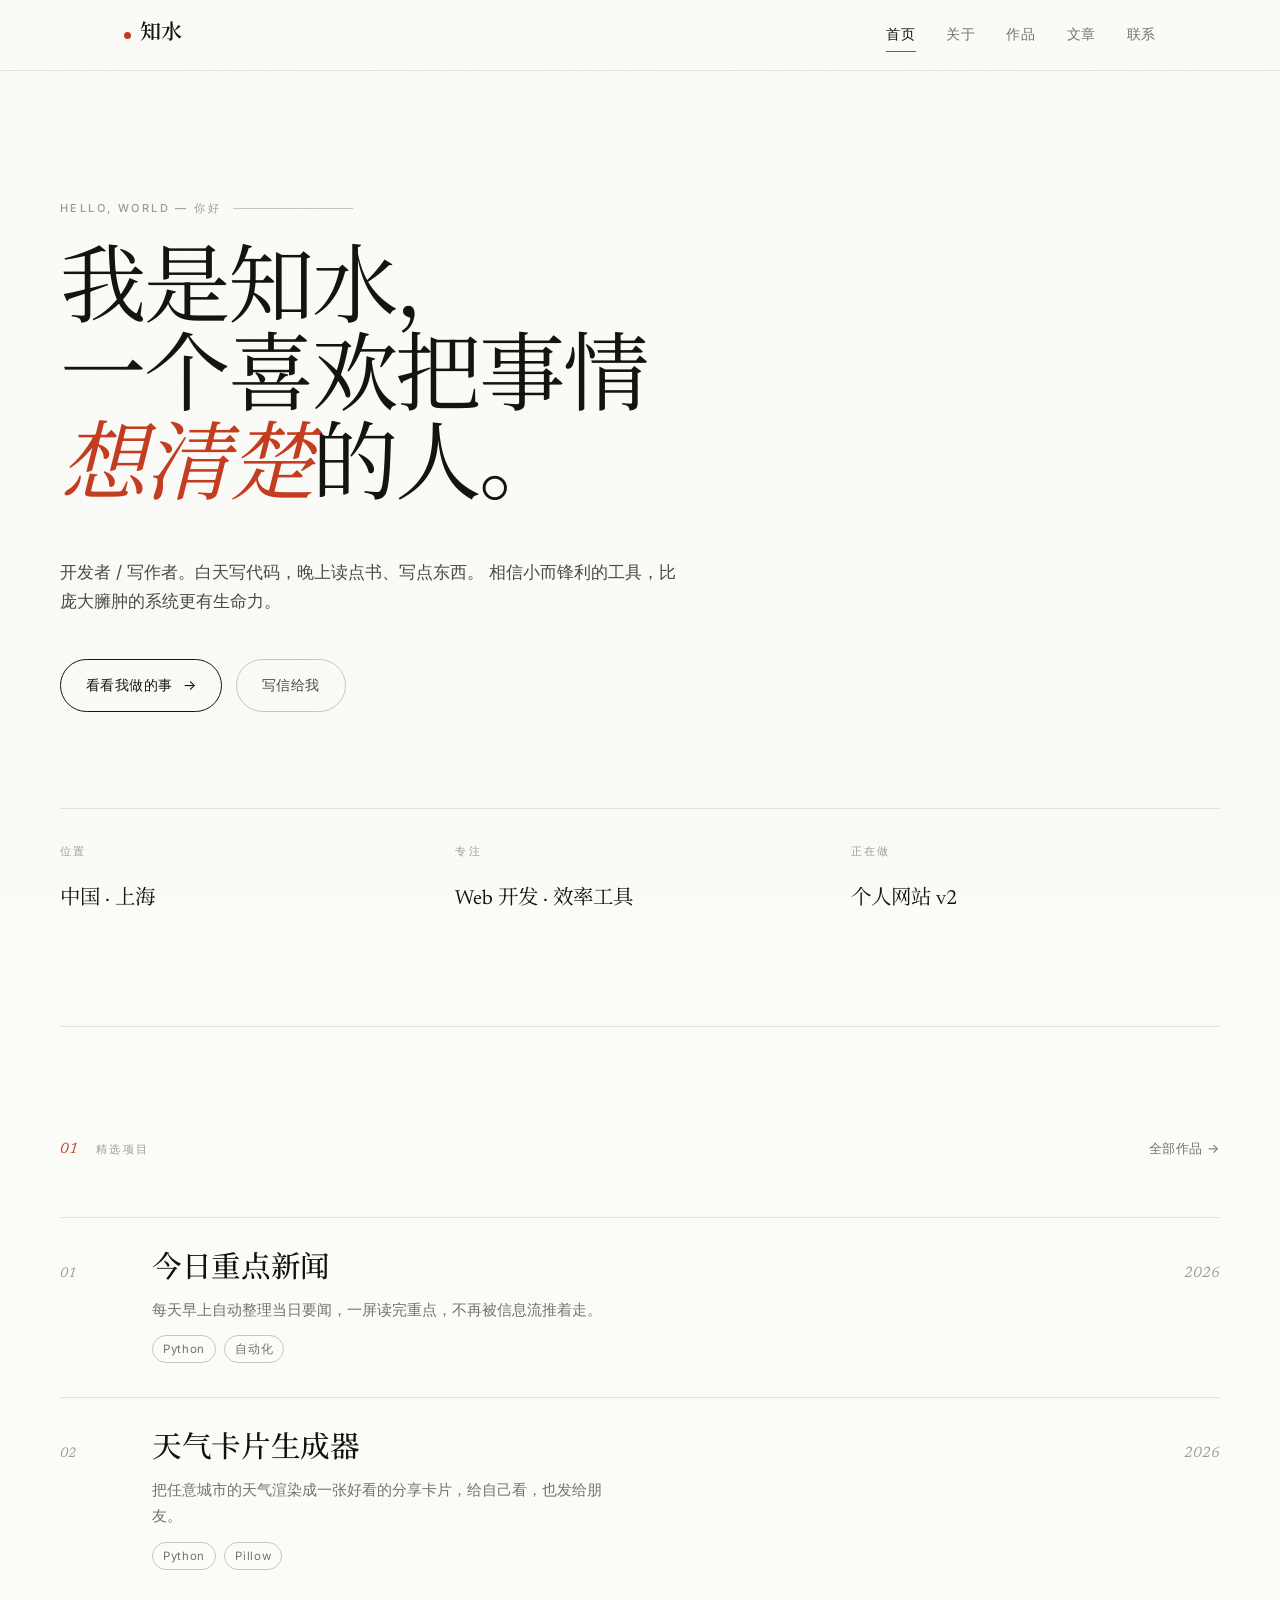
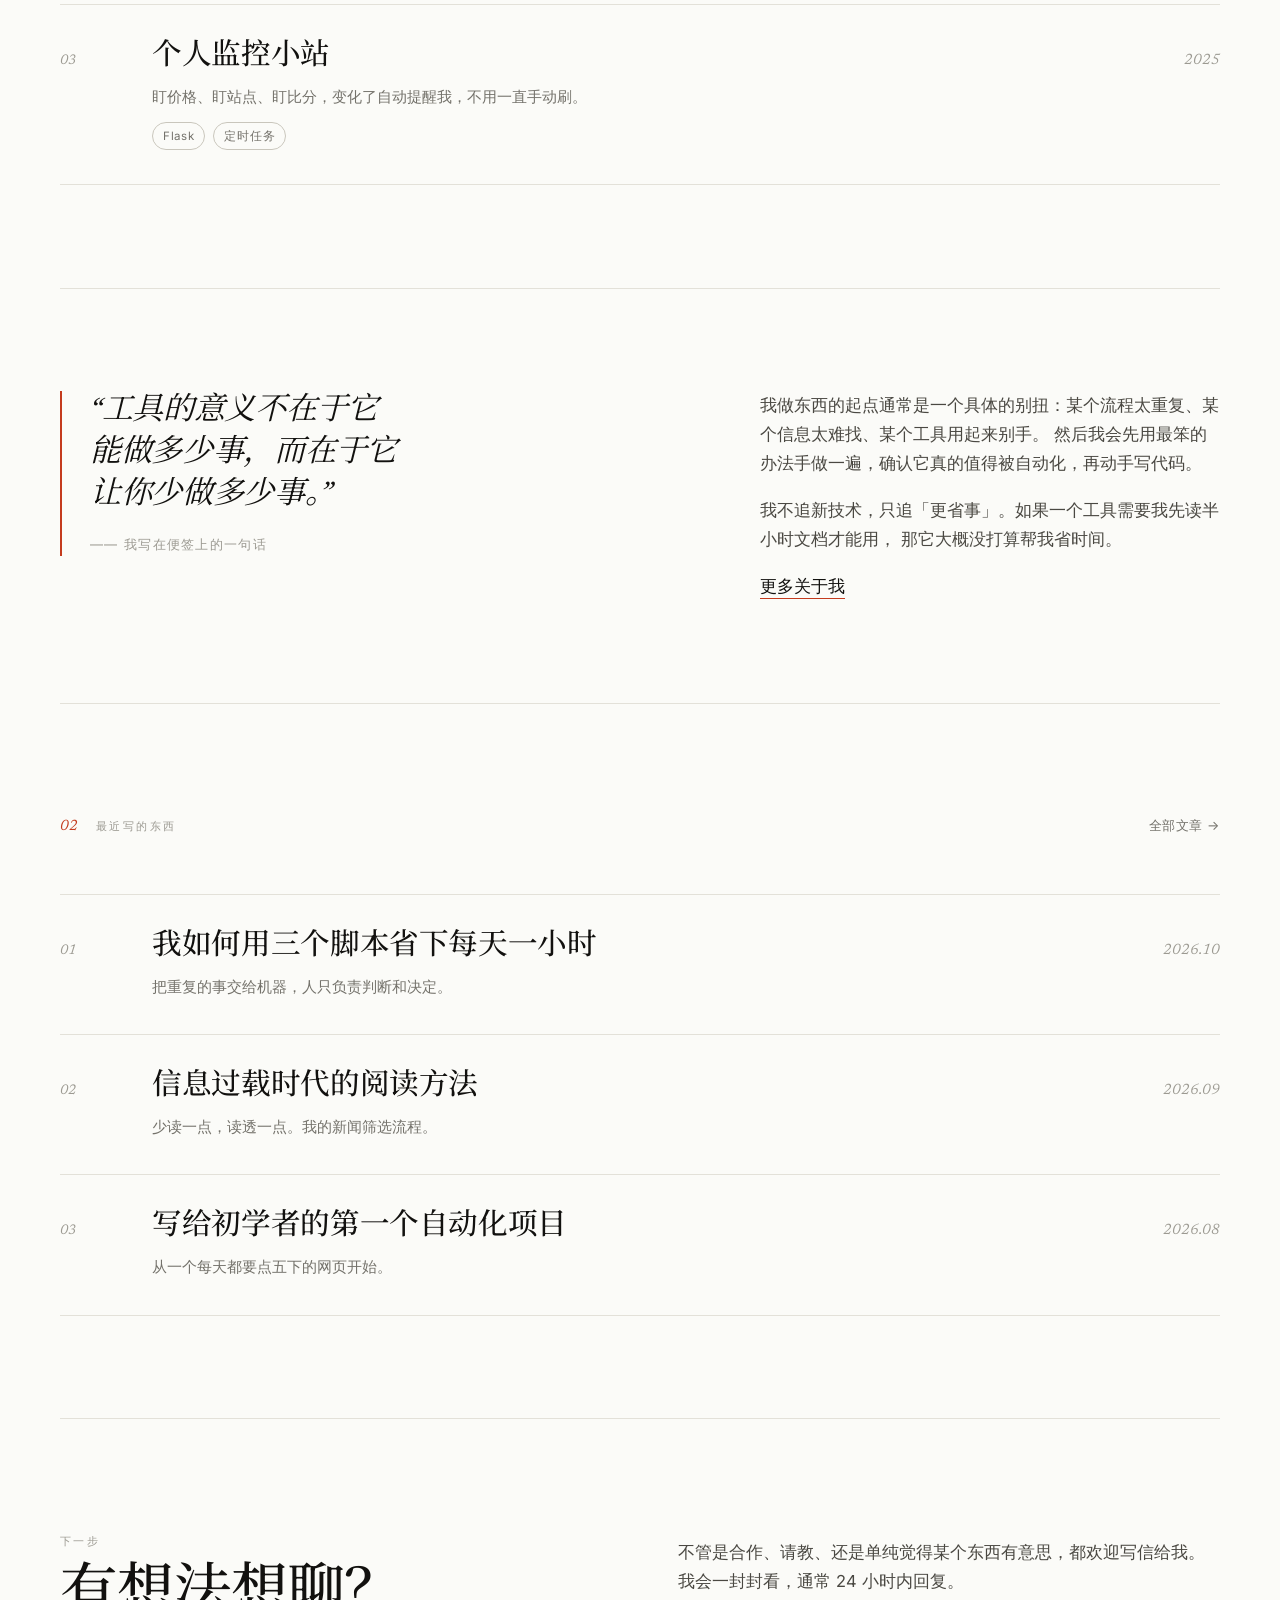
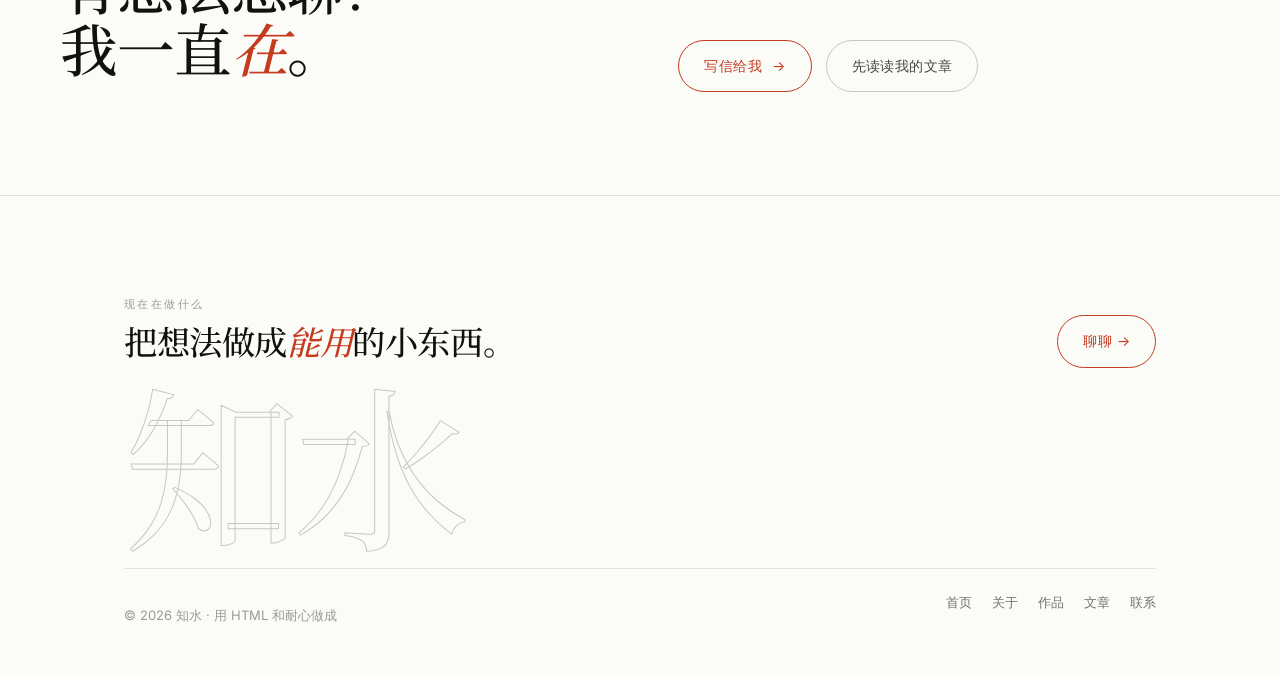
<file: index.html>
<!DOCTYPE html>
<html lang="zh-CN">
<head>
<meta charset="UTF-8">
<meta name="viewport" content="width=device-width, initial-scale=1.0">
<title>知水 · 开发者 / 写作者</title>
<meta name="description" content="知水的个人主页：开发者、写作者。写代码，也写字。">
<link rel="preconnect" href="https://fonts.googleapis.com">
<link rel="preconnect" href="https://fonts.gstatic.com" crossorigin>
<link href="https://fonts.googleapis.com/css2?family=Newsreader:ital,opsz,wght@0,6..72,300..600;1,6..72,300..600&family=Inter:wght@300;400;500;600&family=Noto+Serif+SC:wght@300;400;500;600&display=swap" rel="stylesheet">
<link rel="stylesheet" href="assets/style.css">
</head>
<body>

<header class="nav">
  <div class="nav-in">
    <a class="brand" href="index.html"><span class="dot"></span>知水</a>
    <nav class="nav-links">
      <a href="index.html" aria-current="page">首页</a>
      <a href="about.html">关于</a>
      <a href="work.html">作品</a>
      <a href="writing.html">文章</a>
      <a href="contact.html">联系</a>
    </nav>
    <button class="menu-btn" aria-expanded="false" aria-label="打开菜单"><span></span><span></span></button>
  </div>
</header>

<div class="overlay">
  <nav>
    <a href="index.html" aria-current="page"><i>01</i>首页</a>
    <a href="about.html"><i>02</i>关于</a>
    <a href="work.html"><i>03</i>作品</a>
    <a href="writing.html"><i>04</i>文章</a>
    <a href="contact.html"><i>05</i>联系</a>
  </nav>
</div>

<main>

  <!-- ============ Hero ============ -->
  <section class="hero wrap">
    <p class="label hello">Hello, World — 你好</p>
    <h1 class="display">我是知水，<br>一个喜欢把事情<br><em>想清楚</em>的人。</h1>
    <p class="lede">
      开发者 / 写作者。白天写代码，晚上读点书、写点东西。
      相信小而锋利的工具，比庞大臃肿的系统更有生命力。
    </p>
    <div class="hero-cta">
      <a class="btn" href="work.html">看看我做的事 <span>→</span></a>
      <a class="btn btn--ghost" href="contact.html">写信给我</a>
    </div>

    <div class="meta-grid">
      <div>
        <p class="k">位置</p>
        <p class="v">中国 · 上海</p>
      </div>
      <div>
        <p class="k">专注</p>
        <p class="v">Web 开发 · 效率工具</p>
      </div>
      <div>
        <p class="k">正在做</p>
        <p class="v">个人网站 v2</p>
      </div>
    </div>
  </section>

  <!-- ============ 精选项目 ============ -->
  <section class="section wrap">
    <div class="sec-head reveal">
      <span class="sec-num">01</span>
      <p class="label">精选项目</p>
      <a class="sec-more" href="work.html">全部作品 →</a>
    </div>

    <div class="rows reveal">
      <a class="row" href="work.html">
        <span class="row-no">01</span>
        <span class="row-main">
          <span class="row-title">今日重点新闻</span>
          <p class="row-desc">每天早上自动整理当日要闻，一屏读完重点，不再被信息流推着走。</p>
          <span class="row-tags"><span class="tag">Python</span><span class="tag">自动化</span></span>
        </span>
        <span class="row-side"><span class="row-year">2026</span><span class="row-arrow">→</span></span>
      </a>

      <a class="row" href="work.html">
        <span class="row-no">02</span>
        <span class="row-main">
          <span class="row-title">天气卡片生成器</span>
          <p class="row-desc">把任意城市的天气渲染成一张好看的分享卡片，给自己看，也发给朋友。</p>
          <span class="row-tags"><span class="tag">Python</span><span class="tag">Pillow</span></span>
        </span>
        <span class="row-side"><span class="row-year">2026</span><span class="row-arrow">→</span></span>
      </a>

      <a class="row" href="work.html">
        <span class="row-no">03</span>
        <span class="row-main">
          <span class="row-title">个人监控小站</span>
          <p class="row-desc">盯价格、盯站点、盯比分，变化了自动提醒我，不用一直手动刷。</p>
          <span class="row-tags"><span class="tag">Flask</span><span class="tag">定时任务</span></span>
        </span>
        <span class="row-side"><span class="row-year">2025</span><span class="row-arrow">→</span></span>
      </a>
    </div>
  </section>

  <!-- ============ 一段话 ============ -->
  <section class="section wrap">
    <div class="split split--wide">
      <div class="quote reveal">
        <p>“工具的意义不在于它<br>能做多少事，而在于它<br>让你少做多少事。”</p>
        <cite>—— 我写在便签上的一句话</cite>
      </div>
      <div class="body-text reveal">
        <p>
          我做东西的起点通常是一个具体的别扭：某个流程太重复、某个信息太难找、某个工具用起来别手。
          然后我会先用最笨的办法手做一遍，确认它真的值得被自动化，再动手写代码。
        </p>
        <p>
          我不追新技术，只追「更省事」。如果一个工具需要我先读半小时文档才能用，
          那它大概没打算帮我省时间。
        </p>
        <a class="link-u" href="about.html">更多关于我</a>
      </div>
    </div>
  </section>

  <!-- ============ 最近写的东西 ============ -->
  <section class="section wrap">
    <div class="sec-head reveal">
      <span class="sec-num">02</span>
      <p class="label">最近写的东西</p>
      <a class="sec-more" href="writing.html">全部文章 →</a>
    </div>

    <div class="rows reveal">
      <a class="row" href="writing.html">
        <span class="row-no">01</span>
        <span class="row-main">
          <span class="row-title">我如何用三个脚本省下每天一小时</span>
          <p class="row-desc">把重复的事交给机器，人只负责判断和决定。</p>
        </span>
        <span class="row-side"><span class="row-year">2026.10</span><span class="row-arrow">→</span></span>
      </a>
      <a class="row" href="writing.html">
        <span class="row-no">02</span>
        <span class="row-main">
          <span class="row-title">信息过载时代的阅读方法</span>
          <p class="row-desc">少读一点，读透一点。我的新闻筛选流程。</p>
        </span>
        <span class="row-side"><span class="row-year">2026.09</span><span class="row-arrow">→</span></span>
      </a>
      <a class="row" href="writing.html">
        <span class="row-no">03</span>
        <span class="row-main">
          <span class="row-title">写给初学者的第一个自动化项目</span>
          <p class="row-desc">从一个每天都要点五下的网页开始。</p>
        </span>
        <span class="row-side"><span class="row-year">2026.08</span><span class="row-arrow">→</span></span>
      </a>
    </div>
  </section>

  <!-- ============ CTA ============ -->
  <section class="section wrap">
    <div class="split reveal">
      <div>
        <p class="label" style="margin-bottom:14px">下一步</p>
        <h2 class="h1">有想法想聊？<br>我一直<em>在</em>。</h2>
      </div>
      <div>
        <p class="body-text">
          不管是合作、请教、还是单纯觉得某个东西有意思，都欢迎写信给我。
          我会一封封看，通常 24 小时内回复。
        </p>
        <div class="hero-cta">
          <a class="btn btn--accent" href="contact.html">写信给我 <span>→</span></a>
          <a class="btn btn--ghost" href="writing.html">先读读我的文章</a>
        </div>
      </div>
    </div>
  </section>

</main>

<footer class="footer">
  <div class="wrap">
    <div class="foot-top">
      <div>
        <p class="label" style="margin-bottom:14px">现在在做什么</p>
        <p class="h2">把想法做成<em>能用</em>的小东西。</p>
      </div>
      <a class="btn btn--accent" href="contact.html">聊聊 →</a>
    </div>
    <p class="big-name">知水</p>
    <div class="foot-bottom">
      <p>© <span id="year">2026</span> 知水 · 用 HTML 和耐心做成</p>
      <nav class="foot-nav">
        <a href="index.html">首页</a>
        <a href="about.html">关于</a>
        <a href="work.html">作品</a>
        <a href="writing.html">文章</a>
        <a href="contact.html">联系</a>
      </nav>
    </div>
  </div>
</footer>

<script src="assets/site.js"></script>
</body>
</html>
</file>
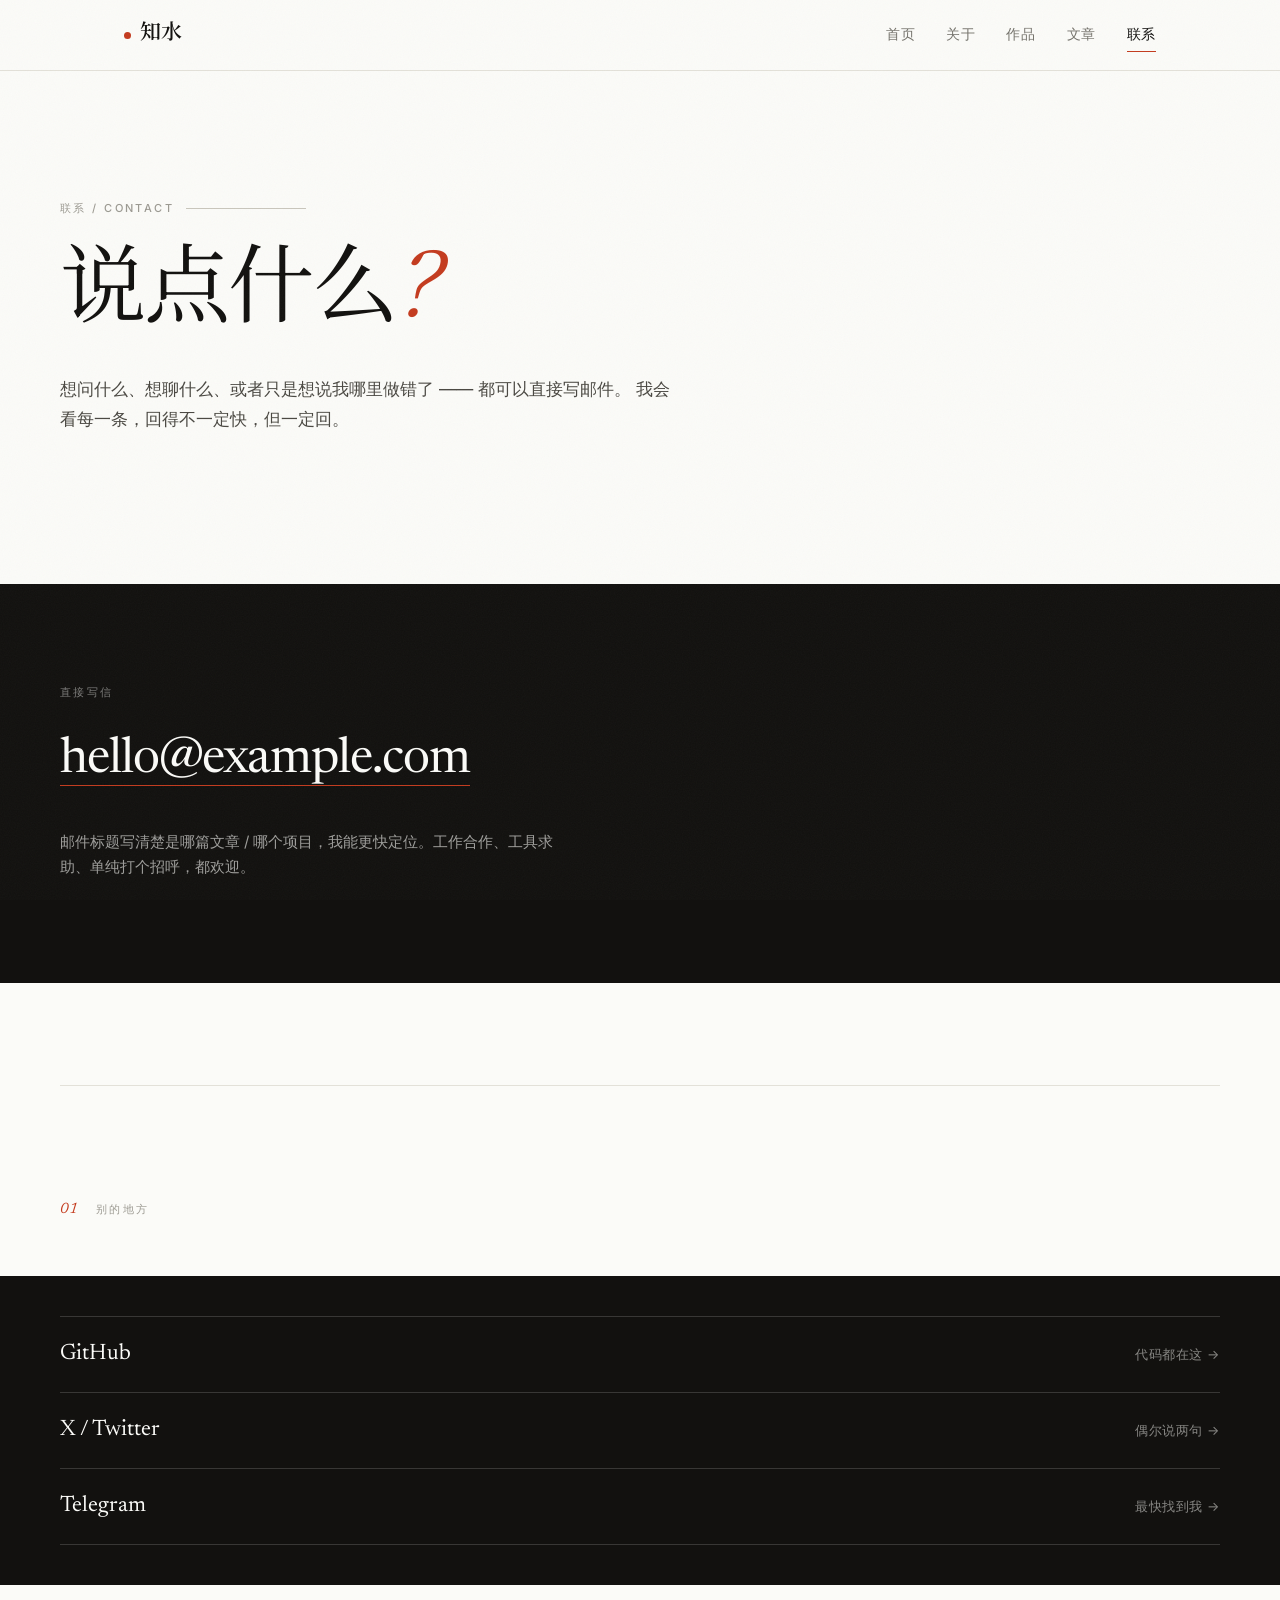
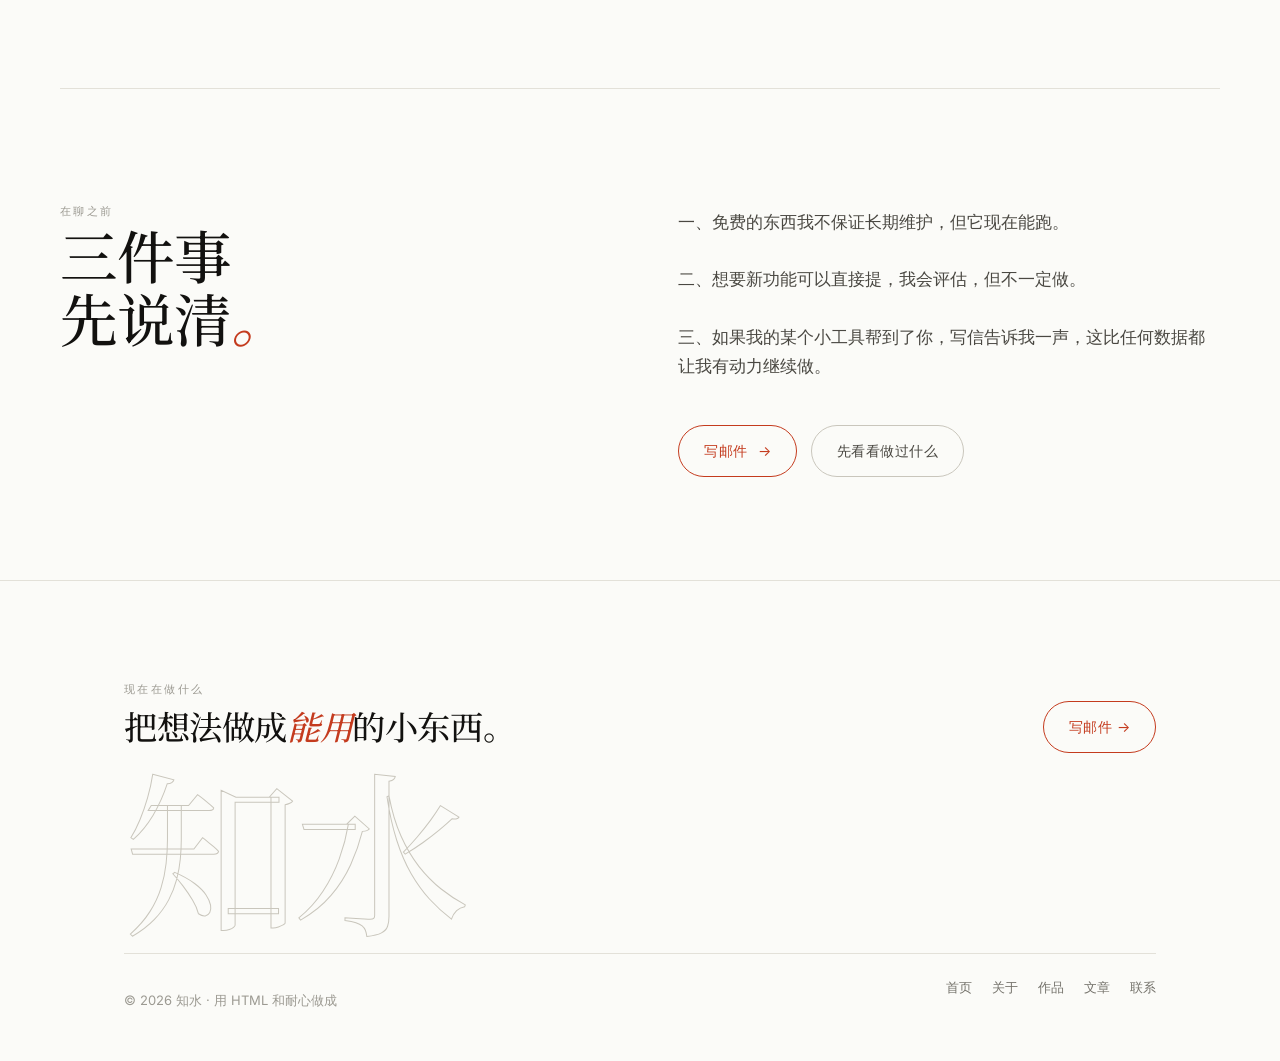
<file: contact.html>
<!DOCTYPE html>
<html lang="zh-CN">
<head>
<meta charset="UTF-8">
<meta name="viewport" content="width=device-width, initial-scale=1.0">
<title>联系 · 知水</title>
<meta name="description" content="联系知水：邮箱、GitHub 和其他地方。">
<link rel="preconnect" href="https://fonts.googleapis.com">
<link rel="preconnect" href="https://fonts.gstatic.com" crossorigin>
<link href="https://fonts.googleapis.com/css2?family=Newsreader:ital,opsz,wght@0,6..72,300..600;1,6..72,300..600&family=Inter:wght@300;400;500;600&family=Noto+Serif+SC:wght@300;400;500;600&display=swap" rel="stylesheet">
<link rel="stylesheet" href="assets/style.css">
</head>
<body>

<header class="nav">
  <div class="nav-in">
    <a class="brand" href="index.html"><span class="dot"></span>知水</a>
    <nav class="nav-links">
      <a href="index.html">首页</a>
      <a href="about.html">关于</a>
      <a href="work.html">作品</a>
      <a href="writing.html">文章</a>
      <a href="contact.html" aria-current="page">联系</a>
    </nav>
    <button class="menu-btn" aria-expanded="false" aria-label="打开菜单"><span></span><span></span></button>
  </div>
</header>

<div class="overlay">
  <nav>
    <a href="index.html"><i>01</i>首页</a>
    <a href="about.html"><i>02</i>关于</a>
    <a href="work.html"><i>03</i>作品</a>
    <a href="writing.html"><i>04</i>文章</a>
    <a href="contact.html" aria-current="page"><i>05</i>联系</a>
  </nav>
</div>

<main>

  <section class="hero wrap" style="padding-bottom:clamp(28px,4vw,48px)">
    <p class="label hello">联系 / Contact</p>
    <h1 class="display">说点什么<em>？</em></h1>
    <p class="lede" style="margin-top:clamp(22px,3vw,34px)">
      想问什么、想聊什么、或者只是想说我哪里做错了 —— 都可以直接写邮件。
      我会看每一条，回得不一定快，但一定回。
    </p>
  </section>

  <section class="section wrap" style="border-top:0">
    <div class="ink-block reveal">
      <p class="label" style="margin-bottom:clamp(20px,3vw,30px)">直接写信</p>
      <a class="mail-link" href="mailto:hello@example.com">hello@example.com</a>
      <p style="margin-top:clamp(26px,4vw,40px);color:rgba(251,251,248,.6);max-width:34em;font-size:15px;line-height:1.7">
        邮件标题写清楚是哪篇文章 / 哪个项目，我能更快定位。工作合作、工具求助、单纯打个招呼，都欢迎。
      </p>
    </div>
  </section>

  <section class="section wrap">
    <div class="sec-head reveal">
      <span class="sec-num">01</span>
      <p class="label">别的地方</p>
    </div>
    <div class="ink-block reveal" style="padding-top:clamp(28px,4vw,40px);padding-bottom:clamp(28px,4vw,40px)">
      <div class="social">
        <a href="https://github.com" target="_blank" rel="noopener">
          <span class="n">GitHub</span><span class="h">代码都在这 →</span>
        </a>
        <a href="https://x.com" target="_blank" rel="noopener">
          <span class="n">X / Twitter</span><span class="h">偶尔说两句 →</span>
        </a>
        <a href="https://t.me" target="_blank" rel="noopener">
          <span class="n">Telegram</span><span class="h">最快找到我 →</span>
        </a>
      </div>
    </div>
  </section>

  <section class="section wrap">
    <div class="split reveal">
      <div>
        <p class="label" style="margin-bottom:14px">在聊之前</p>
        <h2 class="h1">三件事<br>先说清<em>。</em></h2>
      </div>
      <div>
        <p class="body-text">
          一、免费的东西我不保证长期维护，但它现在能跑。<br><br>
          二、想要新功能可以直接提，我会评估，但不一定做。<br><br>
          三、如果我的某个小工具帮到了你，写信告诉我一声，这比任何数据都让我有动力继续做。
        </p>
        <div class="hero-cta">
          <a class="btn btn--accent" href="mailto:hello@example.com">写邮件 <span>→</span></a>
          <a class="btn btn--ghost" href="work.html">先看看做过什么</a>
        </div>
      </div>
    </div>
  </section>

</main>

<footer class="footer">
  <div class="wrap">
    <div class="foot-top">
      <div>
        <p class="label" style="margin-bottom:14px">现在在做什么</p>
        <p class="h2">把想法做成<em>能用</em>的小东西。</p>
      </div>
      <a class="btn btn--accent" href="mailto:hello@example.com">写邮件 →</a>
    </div>
    <p class="big-name">知水</p>
    <div class="foot-bottom">
      <p>© <span id="year">2026</span> 知水 · 用 HTML 和耐心做成</p>
      <nav class="foot-nav">
        <a href="index.html">首页</a>
        <a href="about.html">关于</a>
        <a href="work.html">作品</a>
        <a href="writing.html">文章</a>
        <a href="contact.html">联系</a>
      </nav>
    </div>
  </div>
</footer>

<script src="assets/site.js"></script>
</body>
</html>
</file>
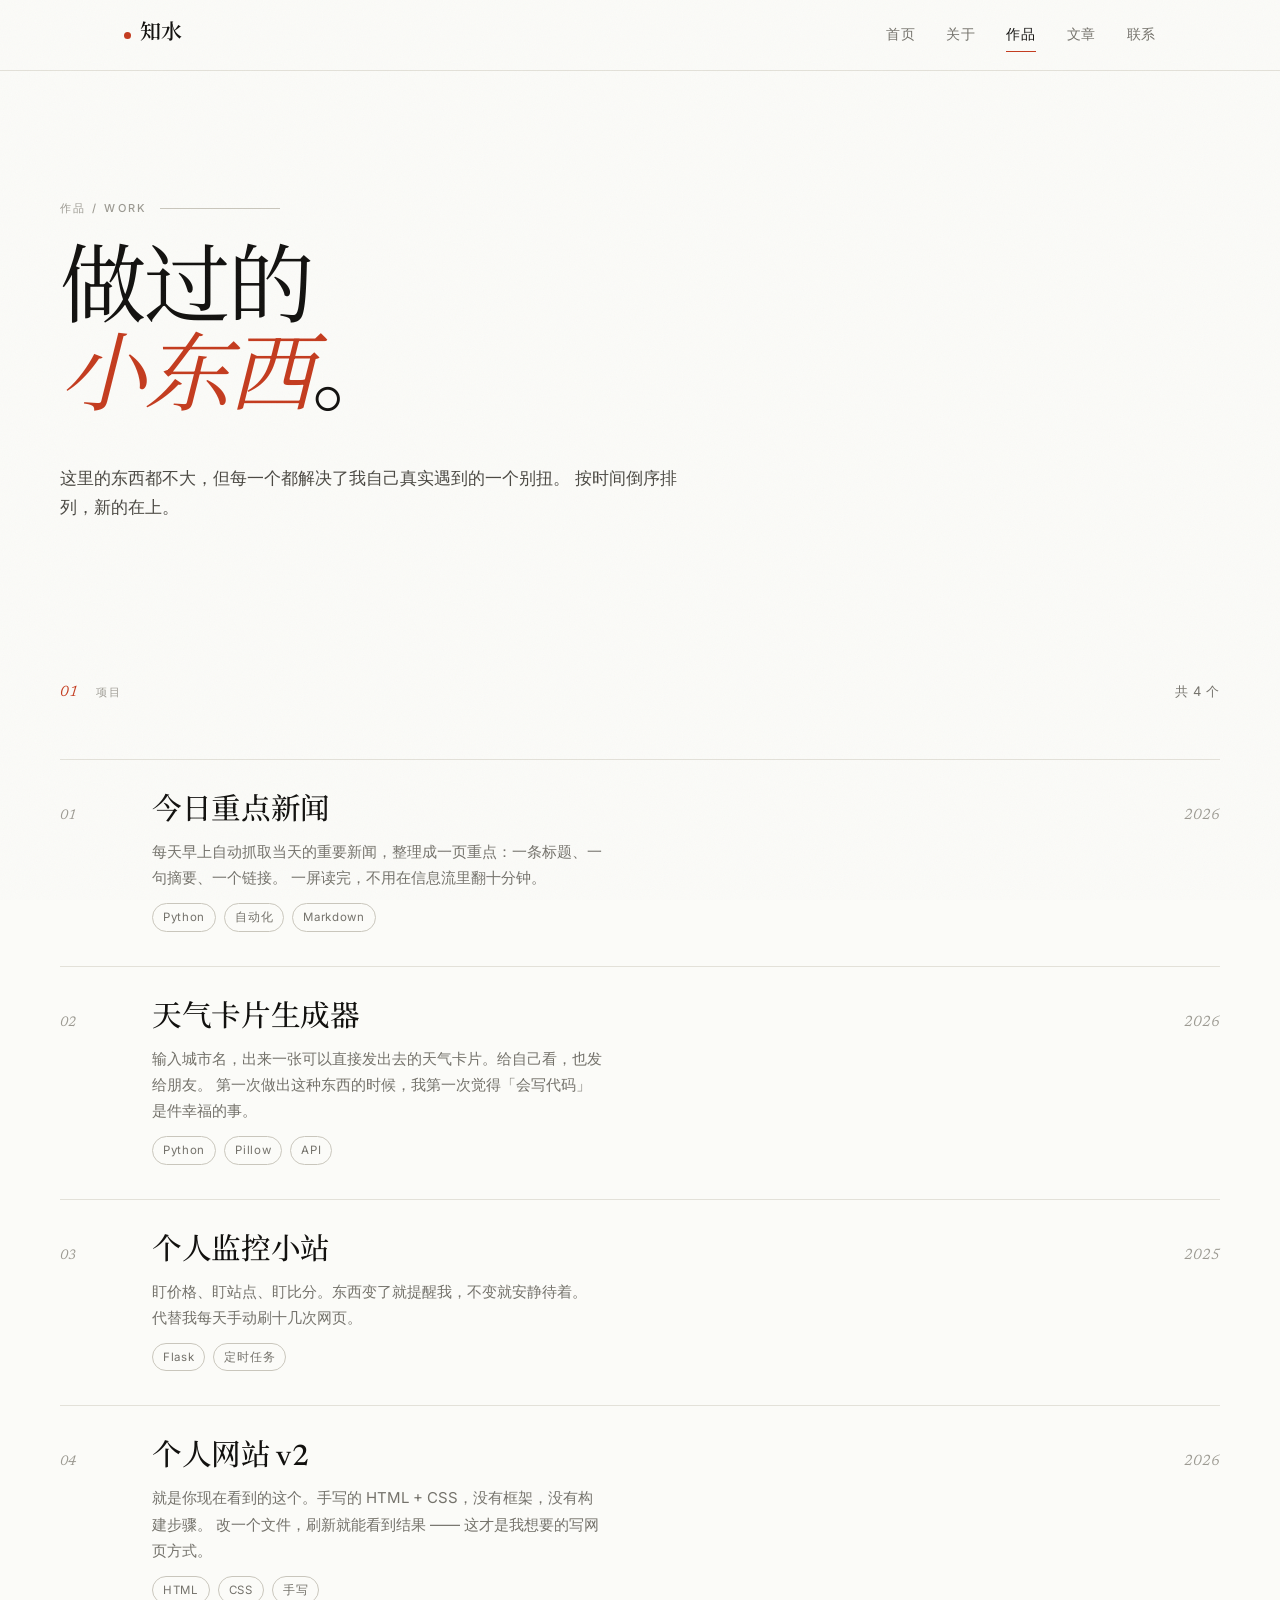
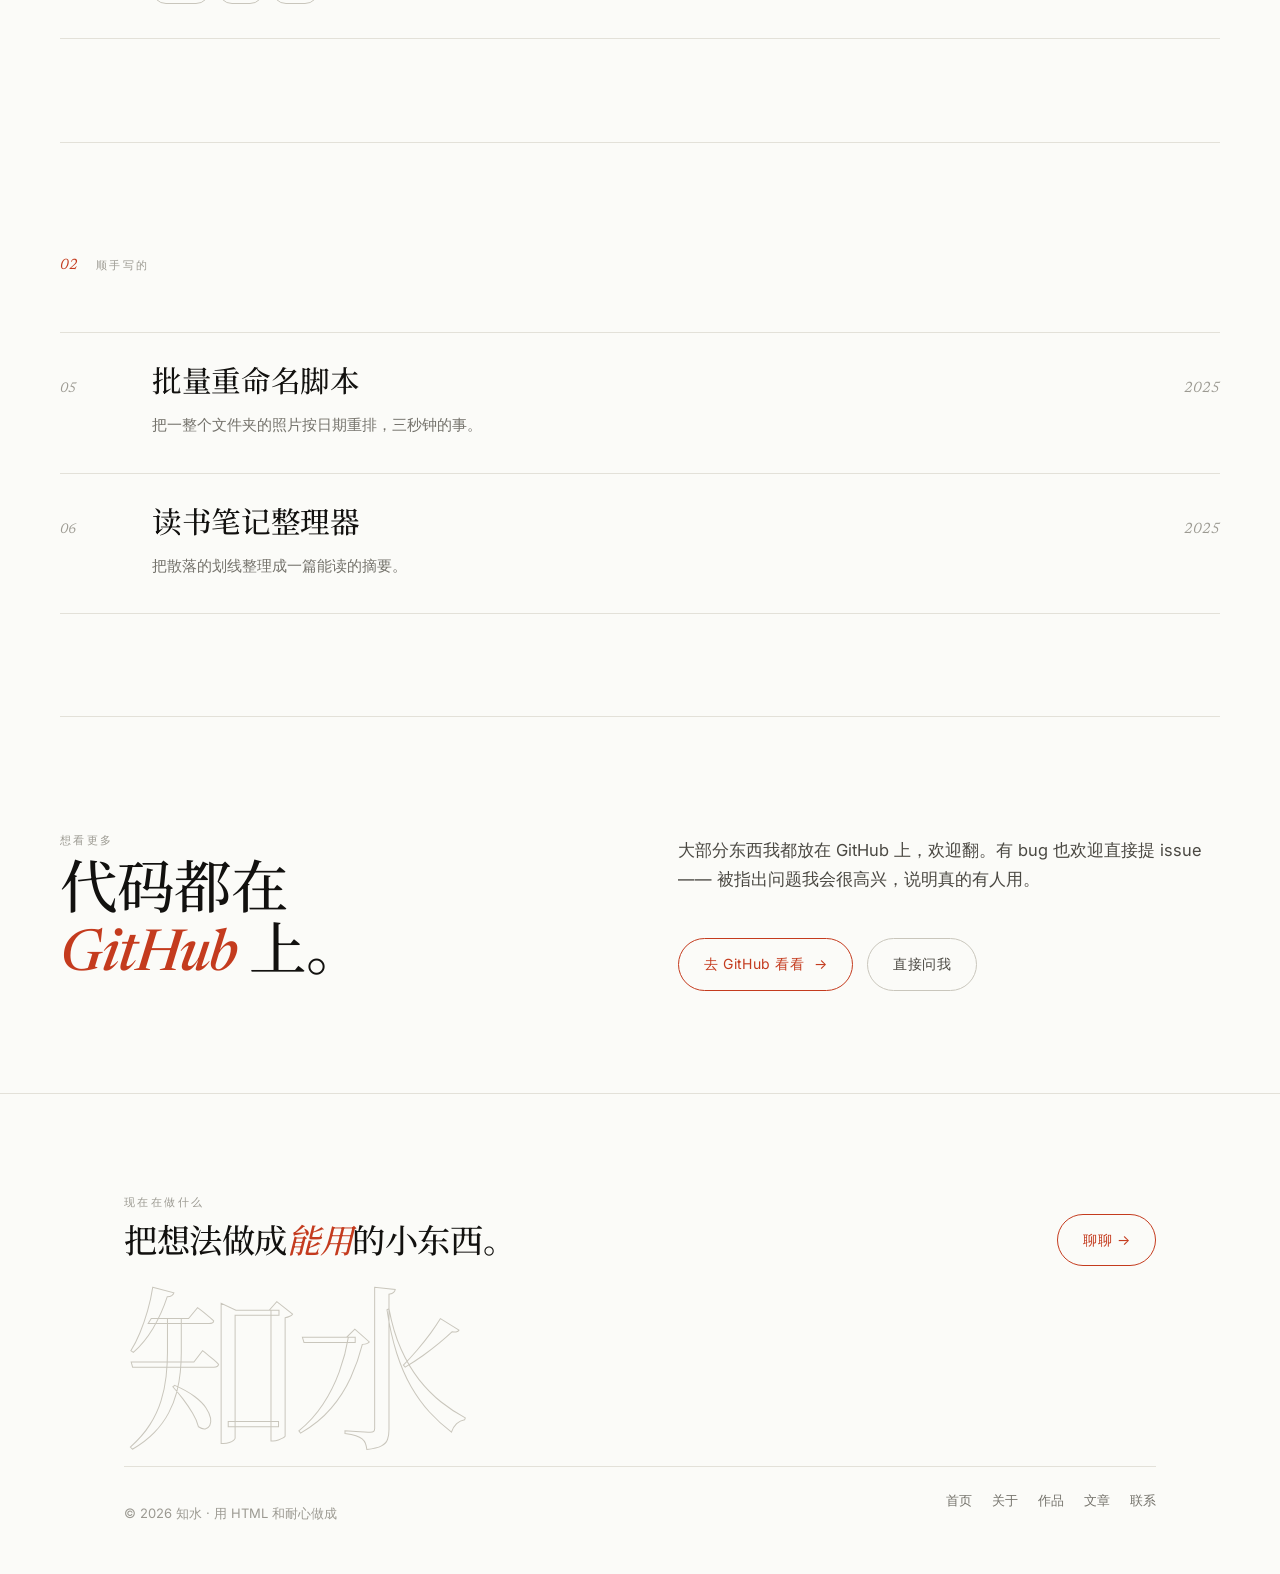
<file: work.html>
<!DOCTYPE html>
<html lang="zh-CN">
<head>
<meta charset="UTF-8">
<meta name="viewport" content="width=device-width, initial-scale=1.0">
<title>作品 · 知水</title>
<meta name="description" content="知水做过的东西：小工具、脚本和站点。">
<link rel="preconnect" href="https://fonts.googleapis.com">
<link rel="preconnect" href="https://fonts.gstatic.com" crossorigin>
<link href="https://fonts.googleapis.com/css2?family=Newsreader:ital,opsz,wght@0,6..72,300..600;1,6..72,300..600&family=Inter:wght@300;400;500;600&family=Noto+Serif+SC:wght@300;400;500;600&display=swap" rel="stylesheet">
<link rel="stylesheet" href="assets/style.css">
</head>
<body>

<header class="nav">
  <div class="nav-in">
    <a class="brand" href="index.html"><span class="dot"></span>知水</a>
    <nav class="nav-links">
      <a href="index.html">首页</a>
      <a href="about.html">关于</a>
      <a href="work.html" aria-current="page">作品</a>
      <a href="writing.html">文章</a>
      <a href="contact.html">联系</a>
    </nav>
    <button class="menu-btn" aria-expanded="false" aria-label="打开菜单"><span></span><span></span></button>
  </div>
</header>

<div class="overlay">
  <nav>
    <a href="index.html"><i>01</i>首页</a>
    <a href="about.html"><i>02</i>关于</a>
    <a href="work.html" aria-current="page"><i>03</i>作品</a>
    <a href="writing.html"><i>04</i>文章</a>
    <a href="contact.html"><i>05</i>联系</a>
  </nav>
</div>

<main>

  <section class="hero wrap" style="padding-bottom:clamp(28px,4vw,48px)">
    <p class="label hello">作品 / Work</p>
    <h1 class="display">做过的<br><em>小东西</em>。</h1>
    <p class="lede" style="margin-top:clamp(22px,3vw,34px)">
      这里的东西都不大，但每一个都解决了我自己真实遇到的一个别扭。
      按时间倒序排列，新的在上。
    </p>
  </section>

  <section class="section wrap" style="border-top:0">
    <div class="sec-head reveal">
      <span class="sec-num">01</span>
      <p class="label">项目</p>
      <span class="sec-more">共 4 个</span>
    </div>

    <div class="rows reveal">
      <a class="row" href="#">
        <span class="row-no">01</span>
        <span class="row-main">
          <span class="row-title">今日重点新闻</span>
          <p class="row-desc">
            每天早上自动抓取当天的重要新闻，整理成一页重点：一条标题、一句摘要、一个链接。
            一屏读完，不用在信息流里翻十分钟。
          </p>
          <span class="row-tags"><span class="tag">Python</span><span class="tag">自动化</span><span class="tag">Markdown</span></span>
        </span>
        <span class="row-side"><span class="row-year">2026</span><span class="row-arrow">→</span></span>
      </a>

      <a class="row" href="#">
        <span class="row-no">02</span>
        <span class="row-main">
          <span class="row-title">天气卡片生成器</span>
          <p class="row-desc">
            输入城市名，出来一张可以直接发出去的天气卡片。给自己看，也发给朋友。
            第一次做出这种东西的时候，我第一次觉得「会写代码」是件幸福的事。
          </p>
          <span class="row-tags"><span class="tag">Python</span><span class="tag">Pillow</span><span class="tag">API</span></span>
        </span>
        <span class="row-side"><span class="row-year">2026</span><span class="row-arrow">→</span></span>
      </a>

      <a class="row" href="#">
        <span class="row-no">03</span>
        <span class="row-main">
          <span class="row-title">个人监控小站</span>
          <p class="row-desc">
            盯价格、盯站点、盯比分。东西变了就提醒我，不变就安静待着。
            代替我每天手动刷十几次网页。
          </p>
          <span class="row-tags"><span class="tag">Flask</span><span class="tag">定时任务</span></span>
        </span>
        <span class="row-side"><span class="row-year">2025</span><span class="row-arrow">→</span></span>
      </a>

      <a class="row" href="#">
        <span class="row-no">04</span>
        <span class="row-main">
          <span class="row-title">个人网站 v2</span>
          <p class="row-desc">
            就是你现在看到的这个。手写的 HTML + CSS，没有框架，没有构建步骤。
            改一个文件，刷新就能看到结果 —— 这才是我想要的写网页方式。
          </p>
          <span class="row-tags"><span class="tag">HTML</span><span class="tag">CSS</span><span class="tag">手写</span></span>
        </span>
        <span class="row-side"><span class="row-year">2026</span><span class="row-arrow">→</span></span>
      </a>
    </div>
  </section>

  <section class="section wrap">
    <div class="sec-head reveal">
      <span class="sec-num">02</span>
      <p class="label">顺手写的</p>
    </div>
    <div class="rows reveal">
      <a class="row" href="#">
        <span class="row-no">05</span>
        <span class="row-main">
          <span class="row-title">批量重命名脚本</span>
          <p class="row-desc">把一整个文件夹的照片按日期重排，三秒钟的事。</p>
        </span>
        <span class="row-side"><span class="row-year">2025</span><span class="row-arrow">→</span></span>
      </a>
      <a class="row" href="#">
        <span class="row-no">06</span>
        <span class="row-main">
          <span class="row-title">读书笔记整理器</span>
          <p class="row-desc">把散落的划线整理成一篇能读的摘要。</p>
        </span>
        <span class="row-side"><span class="row-year">2025</span><span class="row-arrow">→</span></span>
      </a>
    </div>
  </section>

  <section class="section wrap">
    <div class="split reveal">
      <div>
        <p class="label" style="margin-bottom:14px">想看更多</p>
        <h2 class="h1">代码都在<br><em>GitHub</em> 上。</h2>
      </div>
      <div>
        <p class="body-text">
          大部分东西我都放在 GitHub 上，欢迎翻。有 bug 也欢迎直接提 issue ——
          被指出问题我会很高兴，说明真的有人用。
        </p>
        <div class="hero-cta">
          <a class="btn btn--accent" href="https://github.com" target="_blank" rel="noopener">去 GitHub 看看 <span>→</span></a>
          <a class="btn btn--ghost" href="contact.html">直接问我</a>
        </div>
      </div>
    </div>
  </section>

</main>

<footer class="footer">
  <div class="wrap">
    <div class="foot-top">
      <div>
        <p class="label" style="margin-bottom:14px">现在在做什么</p>
        <p class="h2">把想法做成<em>能用</em>的小东西。</p>
      </div>
      <a class="btn btn--accent" href="contact.html">聊聊 →</a>
    </div>
    <p class="big-name">知水</p>
    <div class="foot-bottom">
      <p>© <span id="year">2026</span> 知水 · 用 HTML 和耐心做成</p>
      <nav class="foot-nav">
        <a href="index.html">首页</a>
        <a href="about.html">关于</a>
        <a href="work.html">作品</a>
        <a href="writing.html">文章</a>
        <a href="contact.html">联系</a>
      </nav>
    </div>
  </div>
</footer>

<script src="assets/site.js"></script>
</body>
</html>
</file>
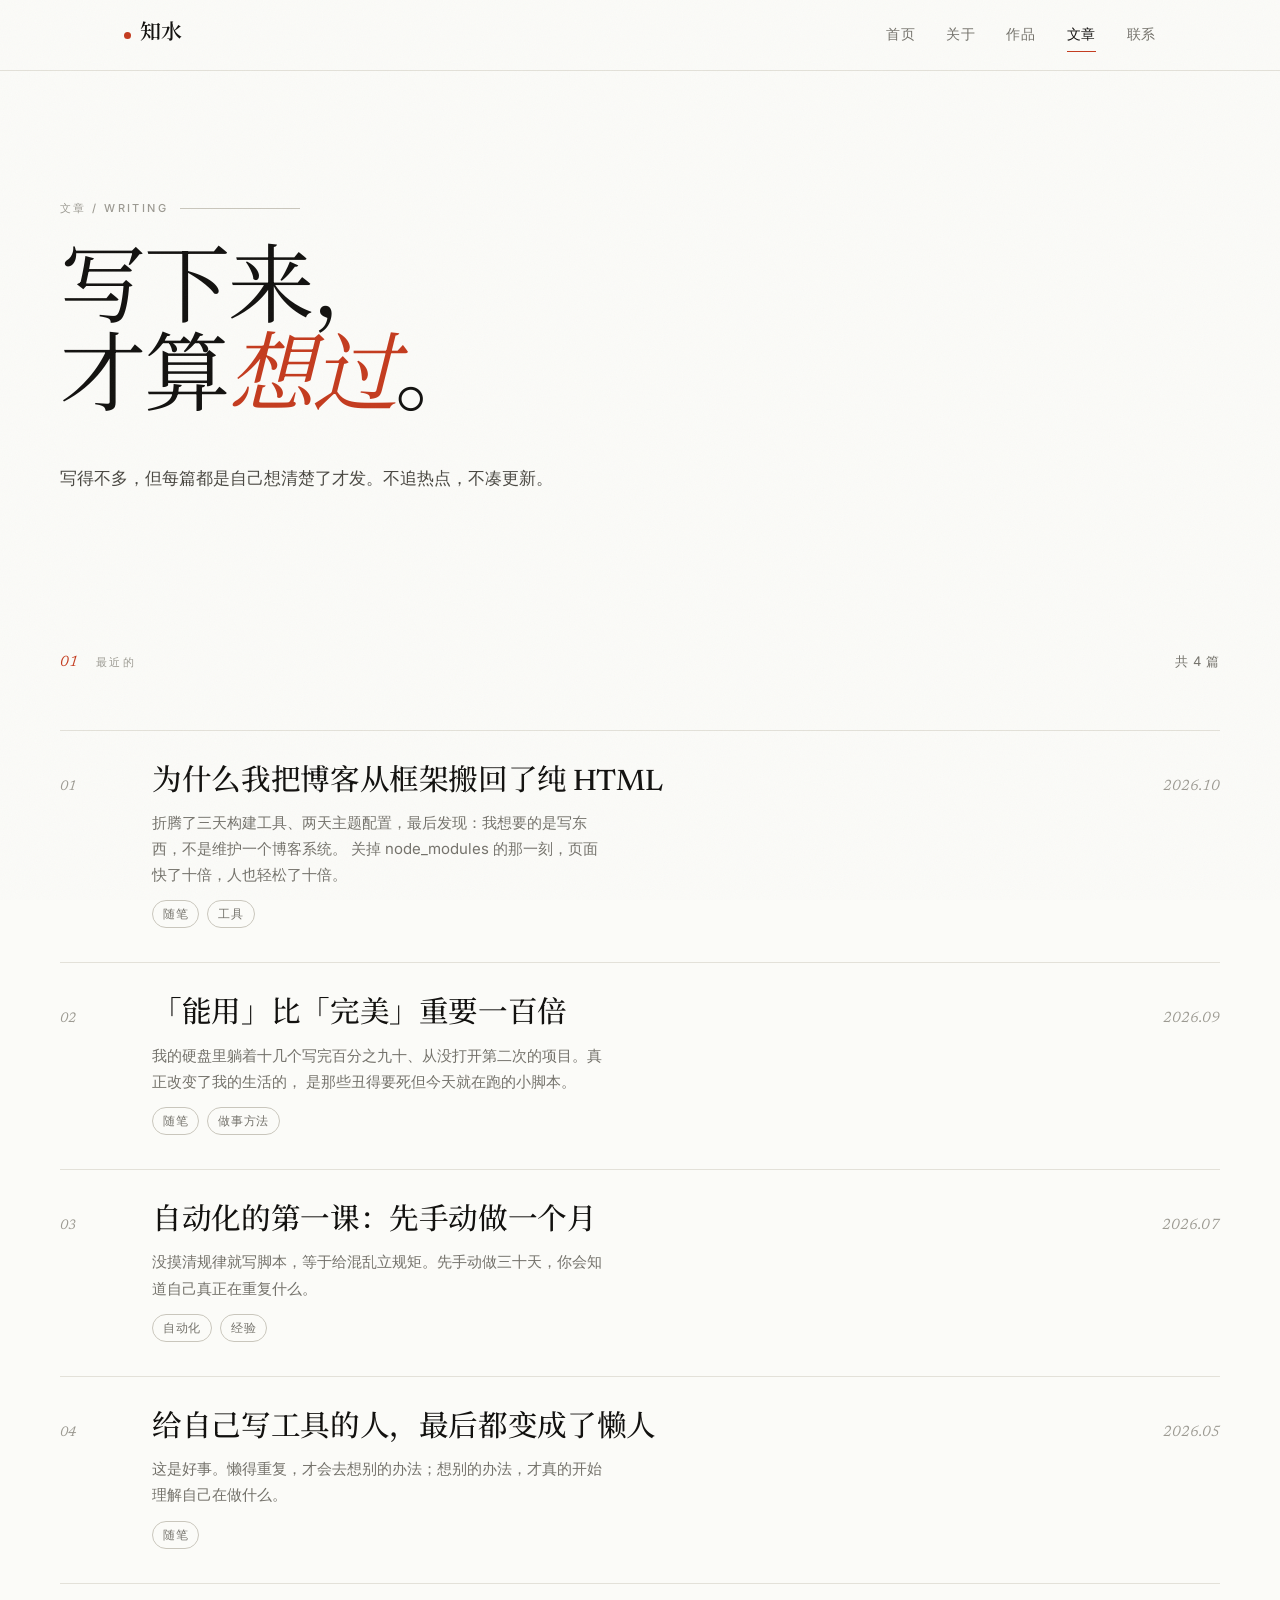
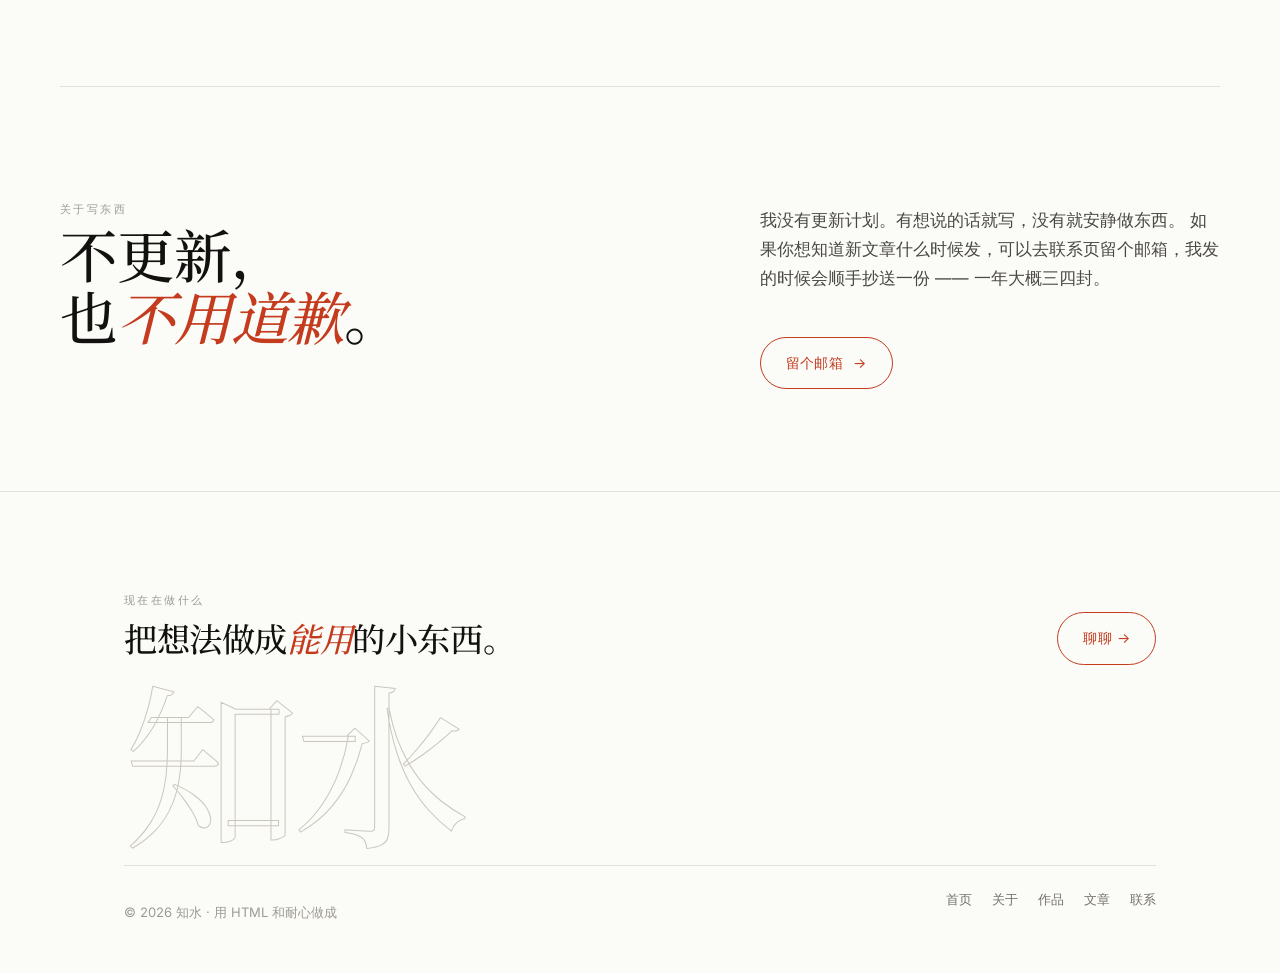
<file: writing.html>
<!DOCTYPE html>
<html lang="zh-CN">
<head>
<meta charset="UTF-8">
<meta name="viewport" content="width=device-width, initial-scale=1.0">
<title>文章 · 知水</title>
<meta name="description" content="知水写的文章：关于代码、工具和做事方法。">
<link rel="preconnect" href="https://fonts.googleapis.com">
<link rel="preconnect" href="https://fonts.gstatic.com" crossorigin>
<link href="https://fonts.googleapis.com/css2?family=Newsreader:ital,opsz,wght@0,6..72,300..600;1,6..72,300..600&family=Inter:wght@300;400;500;600&family=Noto+Serif+SC:wght@300;400;500;600&display=swap" rel="stylesheet">
<link rel="stylesheet" href="assets/style.css">
</head>
<body>

<header class="nav">
  <div class="nav-in">
    <a class="brand" href="index.html"><span class="dot"></span>知水</a>
    <nav class="nav-links">
      <a href="index.html">首页</a>
      <a href="about.html">关于</a>
      <a href="work.html">作品</a>
      <a href="writing.html" aria-current="page">文章</a>
      <a href="contact.html">联系</a>
    </nav>
    <button class="menu-btn" aria-expanded="false" aria-label="打开菜单"><span></span><span></span></button>
  </div>
</header>

<div class="overlay">
  <nav>
    <a href="index.html"><i>01</i>首页</a>
    <a href="about.html"><i>02</i>关于</a>
    <a href="work.html"><i>03</i>作品</a>
    <a href="writing.html" aria-current="page"><i>04</i>文章</a>
    <a href="contact.html"><i>05</i>联系</a>
  </nav>
</div>

<main>

  <section class="hero wrap" style="padding-bottom:clamp(28px,4vw,48px)">
    <p class="label hello">文章 / Writing</p>
    <h1 class="display">写下来，<br>才算<em>想过</em>。</h1>
    <p class="lede" style="margin-top:clamp(22px,3vw,34px)">
      写得不多，但每篇都是自己想清楚了才发。不追热点，不凑更新。
    </p>
  </section>

  <section class="section wrap" style="border-top:0">
    <div class="sec-head reveal">
      <span class="sec-num">01</span>
      <p class="label">最近的</p>
      <span class="sec-more">共 4 篇</span>
    </div>

    <div class="rows reveal">
      <a class="row" href="#">
        <span class="row-no">01</span>
        <span class="row-main">
          <span class="row-title">为什么我把博客从框架搬回了纯 HTML</span>
          <p class="row-desc">
            折腾了三天构建工具、两天主题配置，最后发现：我想要的是写东西，不是维护一个博客系统。
            关掉 node_modules 的那一刻，页面快了十倍，人也轻松了十倍。
          </p>
          <span class="row-tags"><span class="tag">随笔</span><span class="tag">工具</span></span>
        </span>
        <span class="row-side"><span class="row-year">2026.10</span><span class="row-arrow">→</span></span>
      </a>

      <a class="row" href="#">
        <span class="row-no">02</span>
        <span class="row-main">
          <span class="row-title">「能用」比「完美」重要一百倍</span>
          <p class="row-desc">
            我的硬盘里躺着十几个写完百分之九十、从没打开第二次的项目。真正改变了我的生活的，
            是那些丑得要死但今天就在跑的小脚本。
          </p>
          <span class="row-tags"><span class="tag">随笔</span><span class="tag">做事方法</span></span>
        </span>
        <span class="row-side"><span class="row-year">2026.09</span><span class="row-arrow">→</span></span>
      </a>

      <a class="row" href="#">
        <span class="row-no">03</span>
        <span class="row-main">
          <span class="row-title">自动化的第一课：先手动做一个月</span>
          <p class="row-desc">
            没摸清规律就写脚本，等于给混乱立规矩。先手动做三十天，你会知道自己真正在重复什么。
          </p>
          <span class="row-tags"><span class="tag">自动化</span><span class="tag">经验</span></span>
        </span>
        <span class="row-side"><span class="row-year">2026.07</span><span class="row-arrow">→</span></span>
      </a>

      <a class="row" href="#">
        <span class="row-no">04</span>
        <span class="row-main">
          <span class="row-title">给自己写工具的人，最后都变成了懒人</span>
          <p class="row-desc">
            这是好事。懒得重复，才会去想别的办法；想别的办法，才真的开始理解自己在做什么。
          </p>
          <span class="row-tags"><span class="tag">随笔</span></span>
        </span>
        <span class="row-side"><span class="row-year">2026.05</span><span class="row-arrow">→</span></span>
      </a>
    </div>
  </section>

  <section class="section wrap">
    <div class="split split--wide reveal">
      <div>
        <p class="label" style="margin-bottom:14px">关于写东西</p>
        <h2 class="h1">不更新，<br>也<em>不用道歉</em>。</h2>
      </div>
      <div>
        <p class="body-text">
          我没有更新计划。有想说的话就写，没有就安静做东西。
          如果你想知道新文章什么时候发，可以去联系页留个邮箱，我发的时候会顺手抄送一份 —— 一年大概三四封。
        </p>
        <div class="hero-cta">
          <a class="btn btn--accent" href="contact.html">留个邮箱 <span>→</span></a>
        </div>
      </div>
    </div>
  </section>

</main>

<footer class="footer">
  <div class="wrap">
    <div class="foot-top">
      <div>
        <p class="label" style="margin-bottom:14px">现在在做什么</p>
        <p class="h2">把想法做成<em>能用</em>的小东西。</p>
      </div>
      <a class="btn btn--accent" href="contact.html">聊聊 →</a>
    </div>
    <p class="big-name">知水</p>
    <div class="foot-bottom">
      <p>© <span id="year">2026</span> 知水 · 用 HTML 和耐心做成</p>
      <nav class="foot-nav">
        <a href="index.html">首页</a>
        <a href="about.html">关于</a>
        <a href="work.html">作品</a>
        <a href="writing.html">文章</a>
        <a href="contact.html">联系</a>
      </nav>
    </div>
  </div>
</footer>

<script src="assets/site.js"></script>
</body>
</html>
</file>
<file: assets/style.css>
/* ============================================================
   知水 · 个人网页  —  极简杂志风设计系统
   纸白底 / 黑字 / 一个强调色（朱红）
   衬线大标题 + 无衬线小字 + 细线分割
   ============================================================ */

:root{
  --paper:      #FBFBF8;   /* 纸白 */
  --paper-2:    #F3F2ED;   /* 次级底色 */
  --ink:        #12110F;   /* 墨黑 */
  --ink-70:     #4A4842;
  --ink-50:     #74726B;
  --ink-35:     #9C9A92;
  --line:       #E3E1D9;   /* 细线 */
  --line-dark:  #C9C6BC;
  --accent:     #C43B1E;   /* 朱红 */
  --accent-08:  rgba(196,59,30,.08);
  --serif: "Newsreader","Noto Serif SC",Georgia,"Songti SC","SimSun",serif;
  --sans:  "Inter","Noto Sans SC",-apple-system,BlinkMacSystemFont,"PingFang SC","Microsoft YaHei",sans-serif;
  --maxw: 1160px;
  --gutter: clamp(20px,5vw,68px);
  --ease: cubic-bezier(.22,1,.36,1);
}

*,*::before,*::after{box-sizing:border-box}
html{-webkit-text-size-adjust:100%;scroll-behavior:smooth}
body{
  margin:0;background:var(--paper);color:var(--ink);
  font-family:var(--sans);font-size:16.5px;line-height:1.75;
  -webkit-font-smoothing:antialiased;-moz-osx-font-smoothing:grayscale;
  animation:pageIn .45s var(--ease) both;
}
@keyframes pageIn{from{opacity:0}to{opacity:1}}
img{max-width:100%;display:block}
a{color:inherit}
::selection{background:var(--accent);color:#fff}

/* 极淡的纸纹，增加印刷质感 */
body::after{
  content:"";position:fixed;inset:0;z-index:999;pointer-events:none;opacity:.035;
  background-image:url("data:image/svg+xml,%3Csvg xmlns='http://www.w3.org/2000/svg' width='180' height='180'%3E%3Cfilter id='n'%3E%3CfeTurbulence type='fractalNoise' baseFrequency='.85' numOctaves='3'/%3E%3C/filter%3E%3Crect width='180' height='180' filter='url(%23n)'/%3E%3C/svg%3E");
}

/* ---------- 文字层级 ---------- */
.display{
  font-family:var(--serif);font-weight:400;
  font-size:clamp(2.5rem,7.2vw,5.4rem);line-height:1.02;
  letter-spacing:-.025em;margin:0;
}
.h1{font-family:var(--serif);font-weight:500;font-size:clamp(2rem,5vw,3.6rem);line-height:1.08;letter-spacing:-.02em;margin:0}
.h2{font-family:var(--serif);font-weight:500;font-size:clamp(1.5rem,2.6vw,2.1rem);line-height:1.2;letter-spacing:-.012em;margin:0}
.display em,.h1 em,.h2 em{font-style:italic;color:var(--accent)}
.lede{font-size:clamp(1.02rem,1.35vw,1.22rem);line-height:1.7;color:var(--ink-70);max-width:36em;margin:0}
.body-text{color:var(--ink-70);max-width:38em}
.body-text p{margin:0 0 1.1em}
.label{
  font-family:var(--sans);font-size:11px;font-weight:500;
  letter-spacing:.22em;text-transform:uppercase;color:var(--ink-35);
}
.serif-i{font-family:var(--serif);font-style:italic;color:var(--accent)}

/* ---------- 布局 ---------- */
.wrap{max-width:var(--maxw);margin:0 auto;padding:0 var(--gutter)}
.section{padding:clamp(52px,8vw,104px) 0;border-top:1px solid var(--line)}
.section:first-of-type{border-top:0}
.sec-head{display:flex;align-items:baseline;gap:18px;margin-bottom:clamp(26px,4vw,46px)}
.sec-num{font-family:var(--serif);font-style:italic;font-size:15px;color:var(--accent)}
.sec-head .label{flex:1}
.sec-more{font-size:13px;color:var(--ink-50);text-decoration:none;letter-spacing:.04em;white-space:nowrap}
.sec-more:hover{color:var(--accent)}

/* ---------- 顶栏 ---------- */
.nav{position:sticky;top:0;z-index:100;background:rgba(251,251,248,.88);backdrop-filter:blur(12px);border-bottom:1px solid var(--line)}
.nav-in{max-width:var(--maxw);margin:0 auto;padding:0 var(--gutter);height:70px;display:flex;align-items:center;justify-content:space-between;gap:20px}
.brand{font-family:var(--serif);font-size:21px;font-weight:600;letter-spacing:-.01em;text-decoration:none;display:flex;align-items:center;gap:9px}
.brand .dot{width:7px;height:7px;border-radius:50%;background:var(--accent);display:block}
.nav-links{display:flex;gap:clamp(18px,2.4vw,32px)}
.nav-links a{font-size:13.5px;letter-spacing:.05em;color:var(--ink-50);text-decoration:none;position:relative;padding:5px 0;transition:color .25s}
.nav-links a::after{content:"";position:absolute;left:0;bottom:0;height:1px;width:0;background:var(--accent);transition:width .35s var(--ease)}
.nav-links a:hover{color:var(--ink)}
.nav-links a:hover::after{width:100%}
.nav-links a[aria-current]{color:var(--ink);font-weight:500}
.nav-links a[aria-current]::after{width:100%}

.menu-btn{display:none;width:42px;height:42px;border:1px solid var(--line-dark);border-radius:50%;background:none;cursor:pointer;padding:0;place-items:center;align-content:center;gap:5px}
.menu-btn span{display:block;width:16px;height:1.5px;background:var(--ink);transition:.3s var(--ease)}
.menu-btn[aria-expanded="true"] span:first-child{transform:translateY(3px) rotate(45deg)}
.menu-btn[aria-expanded="true"] span:last-child{transform:translateY(-3px) rotate(-45deg)}

.overlay{position:fixed;inset:0;z-index:150;background:var(--paper);display:none;flex-direction:column;justify-content:center;padding:0 var(--gutter)}
.overlay.open{display:flex;animation:pageIn .3s var(--ease) both}
.overlay nav{display:flex;flex-direction:column;gap:6px;max-width:var(--maxw);margin:0 auto;width:100%}
.overlay a{font-family:var(--serif);font-size:clamp(2rem,9vw,3.4rem);font-weight:500;text-decoration:none;letter-spacing:-.02em;padding:10px 0;border-bottom:1px solid var(--line);display:flex;align-items:baseline;gap:16px}
.overlay a i{font-family:var(--serif);font-style:italic;font-size:14px;color:var(--accent)}
.overlay a[aria-current]{color:var(--accent)}
@media (max-width:760px){
  .nav-links{display:none}
  .menu-btn{display:grid}
}

/* ---------- 首页 Hero ---------- */
.hero{padding:clamp(64px,13vh,148px) 0 clamp(44px,7vw,88px)}
.hero .hello{display:flex;align-items:center;gap:12px;margin-bottom:clamp(22px,3vw,34px)}
.hero .hello::after{content:"";height:1px;flex:1;max-width:120px;background:var(--line-dark)}
.hero .display{margin-top:0}
.hero .lede{margin-top:clamp(26px,3.4vw,40px)}
.hero-cta{display:flex;flex-wrap:wrap;gap:14px;margin-top:clamp(30px,4vw,44px)}

.meta-grid{margin-top:clamp(52px,8vw,96px);border-top:1px solid var(--line);padding-top:22px;display:grid;grid-template-columns:repeat(3,1fr);gap:26px}
.meta-grid .k{font-size:11px;letter-spacing:.2em;text-transform:uppercase;color:var(--ink-35);margin-bottom:7px}
.meta-grid .v{font-family:var(--serif);font-size:clamp(1.05rem,1.6vw,1.3rem)}
@media (max-width:640px){.meta-grid{grid-template-columns:1fr;gap:18px}}

/* ---------- 列表行（作品 / 文章通用） ---------- */
.rows{border-top:1px solid var(--line)}
.row{display:grid;grid-template-columns:58px 1fr auto;gap:clamp(16px,3vw,34px);align-items:baseline;
  padding:clamp(22px,3vw,34px) 0;border-bottom:1px solid var(--line);text-decoration:none;position:relative}
.row-no{font-family:var(--serif);font-style:italic;font-size:14px;color:var(--ink-35);transition:color .3s}
.row-main{min-width:0}
.row-title{font-family:var(--serif);font-weight:500;font-size:clamp(1.28rem,2.5vw,1.85rem);line-height:1.22;letter-spacing:-.012em;
  display:inline-block;transition:color .3s var(--ease),transform .3s var(--ease)}
.row-desc{color:var(--ink-50);font-size:15px;margin:9px 0 0;max-width:50ch}
.row-tags{display:flex;flex-wrap:wrap;gap:8px;margin-top:12px}
.tag{font-size:11.5px;letter-spacing:.06em;color:var(--ink-50);border:1px solid var(--line-dark);border-radius:999px;padding:3px 10px}
.row-side{text-align:right;display:flex;flex-direction:column;align-items:flex-end;gap:8px;white-space:nowrap}
.row-year{font-family:var(--serif);font-style:italic;font-size:15px;color:var(--ink-35)}
.row-arrow{font-size:15px;color:var(--ink-35);opacity:0;transform:translateX(-6px);transition:.3s var(--ease)}
.row:hover .row-title{color:var(--accent);transform:translateX(7px)}
.row:hover .row-no{color:var(--accent)}
.row:hover .row-arrow{opacity:1;transform:none;color:var(--accent)}
@media (max-width:640px){
  .row{grid-template-columns:34px 1fr;gap:14px}
  .row-side{grid-column:2;flex-direction:row;align-items:center;justify-content:space-between;width:100%;margin-top:4px}
  .row-arrow{opacity:1;transform:none}
}

/* ---------- 按钮 / 链接 ---------- */
.btn{display:inline-flex;align-items:center;gap:10px;padding:13px 25px;border-radius:999px;
  border:1px solid var(--ink);color:var(--ink);text-decoration:none;font-size:14px;letter-spacing:.03em;
  transition:background .3s var(--ease),color .3s var(--ease),border-color .3s}
.btn:hover{background:var(--ink);color:var(--paper)}
.btn--accent{border-color:var(--accent);color:var(--accent)}
.btn--accent:hover{background:var(--accent);color:#fff;border-color:var(--accent)}
.btn--ghost{border-color:var(--line-dark);color:var(--ink-70)}
.btn--ghost:hover{background:var(--ink);border-color:var(--ink);color:var(--paper)}
.link-u{color:var(--ink);text-decoration:none;border-bottom:1px solid var(--accent);padding-bottom:2px;transition:color .25s}
.link-u:hover{color:var(--accent)}

/* ---------- 双栏 ---------- */
.split{display:grid;grid-template-columns:1fr 1fr;gap:clamp(30px,6vw,80px);align-items:start}
.split--wide{grid-template-columns:1.15fr .85fr}
@media (max-width:820px){.split,.split--wide{grid-template-columns:1fr;gap:34px}}

/* 引言块 */
.quote{border-left:2px solid var(--accent);padding-left:clamp(18px,2.4vw,28px)}
.quote p{font-family:var(--serif);font-style:italic;font-size:clamp(1.3rem,2.6vw,1.95rem);line-height:1.35;margin:0;letter-spacing:-.01em}
.quote cite{display:block;margin-top:16px;font-style:normal;font-size:13px;letter-spacing:.1em;color:var(--ink-35)}

/* 肖像占位 */
.portrait{aspect-ratio:4/5;background:var(--paper-2);border:1px solid var(--line);position:relative;overflow:hidden}
.portrait img{width:100%;height:100%;object-fit:cover;filter:grayscale(1) contrast(1.04)}
.portrait .cap{position:absolute;left:0;bottom:0;background:var(--paper);font-size:11px;letter-spacing:.18em;
  text-transform:uppercase;color:var(--ink-50);padding:7px 14px;border-top:1px solid var(--line);border-right:1px solid var(--line)}

/* 时间线 */
.timeline{border-top:1px solid var(--line)}
.tl-row{display:grid;grid-template-columns:150px 1fr;gap:clamp(16px,3vw,32px);padding:22px 0;border-bottom:1px solid var(--line)}
.tl-when{font-family:var(--serif);font-style:italic;color:var(--accent);font-size:15px}
.tl-what{font-weight:500}
.tl-what span{display:block;font-weight:400;color:var(--ink-50);font-size:14.5px;margin-top:3px}
@media (max-width:640px){.tl-row{grid-template-columns:1fr;gap:4px}}

/* 深色块（联系页） */
.ink-block{background:var(--ink);color:var(--paper);padding:clamp(44px,7vw,88px) clamp(24px,5vw,72px);margin:0 calc(var(--gutter) * -1)}
.ink-block .label{color:rgba(251,251,248,.45)}
.ink-block a{color:var(--paper)}
.mail-link{font-family:var(--serif);font-size:clamp(1.5rem,4.6vw,3.1rem);letter-spacing:-.02em;text-decoration:none;
  display:inline-block;position:relative;line-height:1.15;word-break:break-all}
.mail-link::after{content:"";position:absolute;left:0;bottom:.06em;height:1px;width:100%;background:var(--accent);transform-origin:left;transition:transform .4s var(--ease)}
.mail-link:hover{color:#fff}
.mail-link:hover::after{transform:scaleX(0)}

/* 社交列表 */
.social{border-top:1px solid rgba(251,251,248,.16)}
.social a{display:flex;align-items:center;justify-content:space-between;gap:16px;padding:18px 0;
  border-bottom:1px solid rgba(251,251,248,.16);text-decoration:none;transition:padding .3s var(--ease),color .3s}
.social a:hover{padding-left:10px;color:#fff}
.social a .n{font-family:var(--serif);font-size:clamp(1.05rem,2vw,1.4rem)}
.social a .h{font-size:13px;color:rgba(251,251,248,.5);letter-spacing:.04em}

/* ---------- 页脚 ---------- */
.footer{border-top:1px solid var(--line);padding:clamp(46px,7vw,88px) 0 36px;overflow:hidden}
.foot-top{display:flex;flex-wrap:wrap;justify-content:space-between;align-items:flex-end;gap:26px;margin-bottom:clamp(34px,5vw,56px)}
.big-name{font-family:var(--serif);font-weight:500;font-size:clamp(3.2rem,15.5vw,11rem);line-height:.82;
  letter-spacing:-.035em;margin:0;color:transparent;-webkit-text-stroke:1px var(--line-dark);transition:color .5s var(--ease),-webkit-text-stroke-color .5s}
.big-name:hover{color:var(--ink);-webkit-text-stroke-color:var(--ink)}
.foot-bottom{border-top:1px solid var(--line);padding-top:22px;display:flex;flex-wrap:wrap;justify-content:space-between;gap:14px;font-size:13px;color:var(--ink-35)}
.foot-bottom a{text-decoration:none;color:var(--ink-50)}
.foot-bottom a:hover{color:var(--accent)}
.foot-nav{display:flex;gap:20px;flex-wrap:wrap}

/* ---------- 滚动渐显 ---------- */
.reveal{opacity:0;transform:translateY(20px);transition:opacity .8s var(--ease),transform .8s var(--ease)}
.reveal.in{opacity:1;transform:none}
@media (prefers-reduced-motion:reduce){
  *,*::before,*::after{animation-duration:.01ms!important;transition-duration:.01ms!important}
  .reveal{opacity:1;transform:none}
}
</file>
